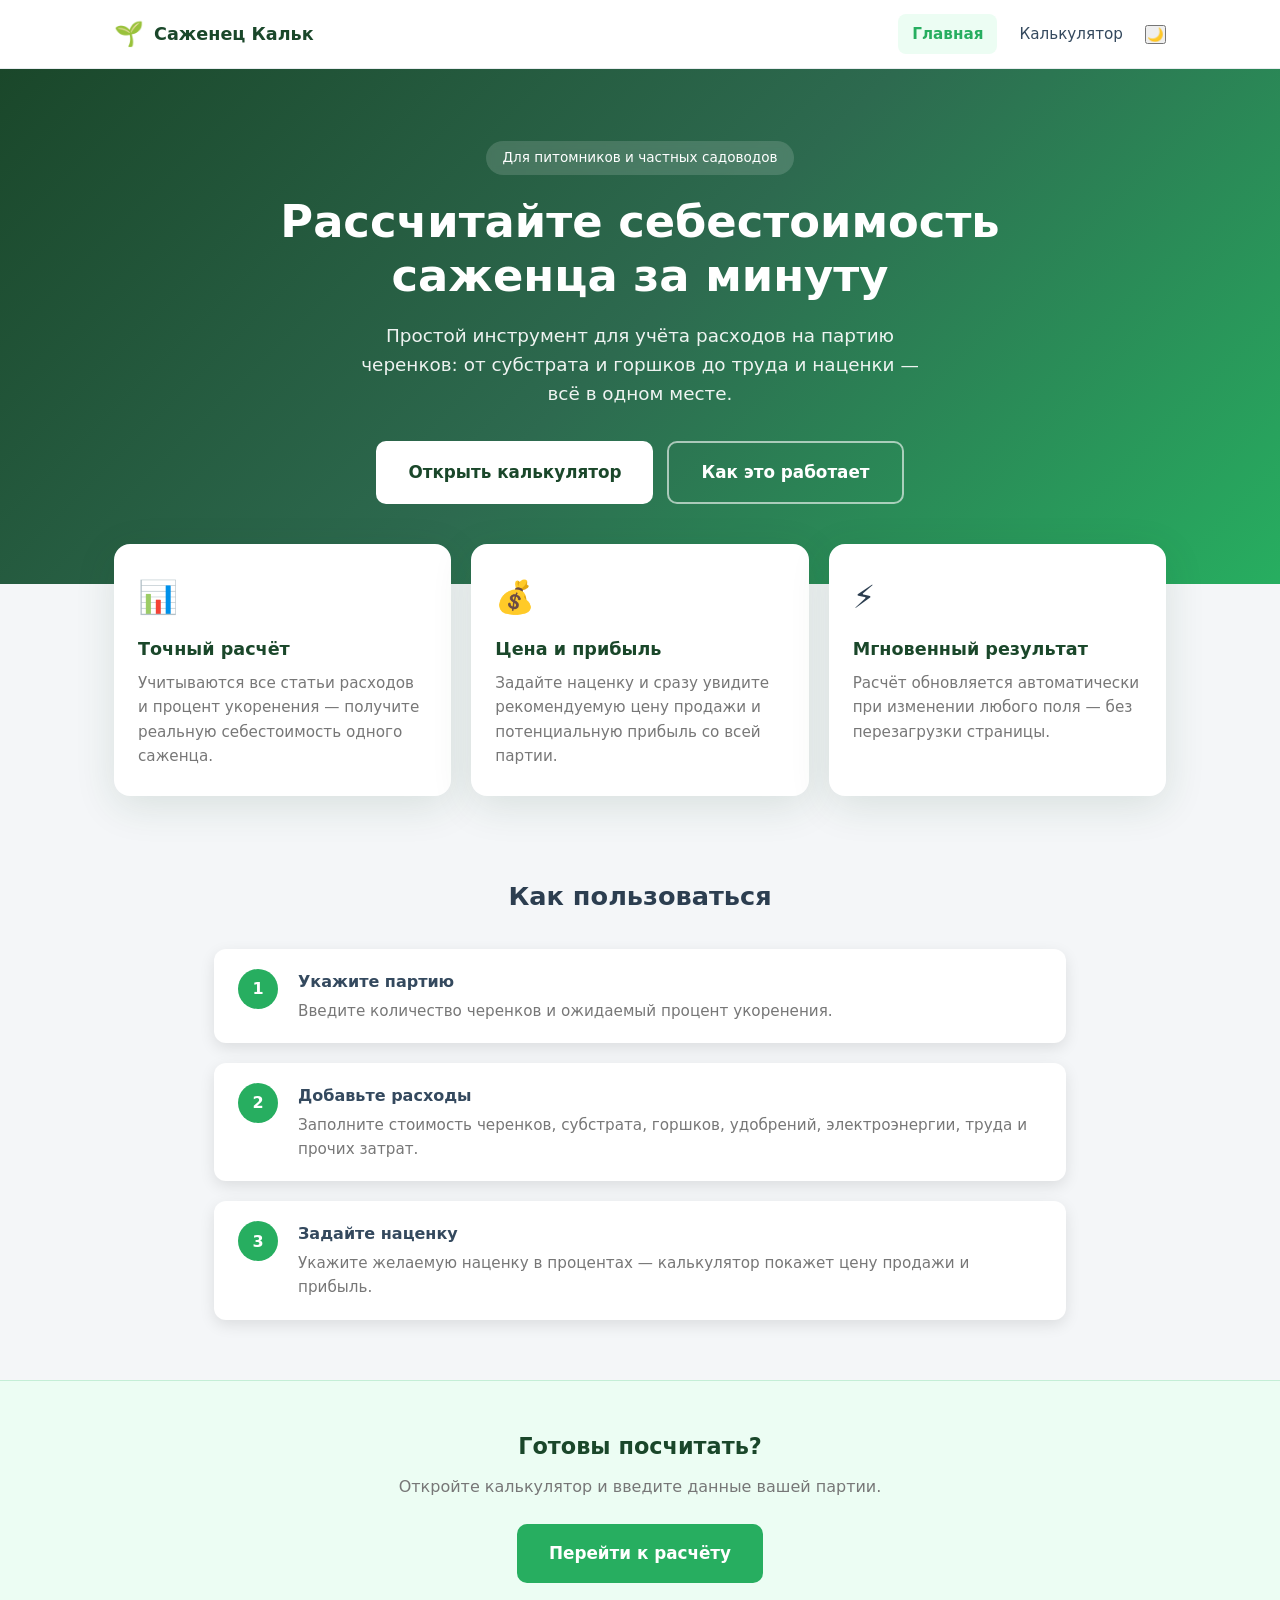
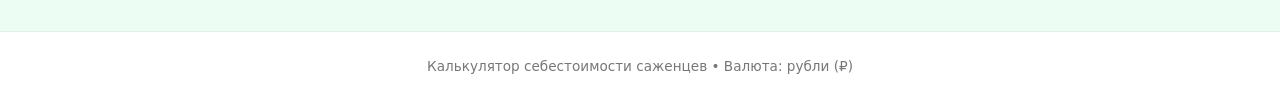
<file: index.html>
<!DOCTYPE html>
<html lang="ru">
<head>
    <meta charset="UTF-8">
    <meta name="viewport" content="width=device-width, initial-scale=1.0">
    <meta name="description" content="Калькулятор себестоимости саженцев — рассчитайте затраты, цену продажи и прибыль с партии черенков.">
    <title>Калькулятор себестоимости саженца</title>
    <link rel="icon" href="data:image/svg+xml,<svg xmlns='http://www.w3.org/2000/svg' viewBox='0 0 100 100'><text y='.9em' font-size='90'>🌱</text></svg>">
    <link rel="stylesheet" href="css/style.css">
    <script>
        (function () {
            var saved = localStorage.getItem("theme");
            var prefersDark = window.matchMedia("(prefers-color-scheme: dark)").matches;
            if (saved === "dark" || (!saved && prefersDark)) {
                document.documentElement.setAttribute("data-theme", "dark");
            }
        })();
    </script>
</head>
<body>

<header class="site-header">
    <div class="header-inner">
        <a href="index.html" class="logo">
            <span class="logo-icon">🌱</span>
            <span>Саженец Кальк</span>
        </a>
        <nav class="nav">
            <a href="index.html" class="nav-link active">Главная</a>
            <a href="calculator.html" class="nav-link">Калькулятор</a>
            <button type="button" class="theme-toggle" id="themeToggle" aria-label="Переключить тему" title="Светлая / тёмная тема">
                <span id="themeToggleIcon" aria-hidden="true">🌙</span>
            </button>
        </nav>
    </div>
</header>

<section class="hero">
    <div class="hero-inner">
        <span class="hero-badge">Для питомников и частных садоводов</span>
        <h1>Рассчитайте себестоимость саженца за минуту</h1>
        <p>
            Простой инструмент для учёта расходов на партию черенков:
            от субстрата и горшков до труда и наценки — всё в одном месте.
        </p>
        <div class="hero-actions">
            <a href="calculator.html" class="btn btn-primary btn-lg">Открыть калькулятор</a>
            <a href="#how-it-works" class="btn btn-outline btn-lg">Как это работает</a>
        </div>
    </div>
</section>

<section class="features">
    <div class="features-grid">
        <article class="feature-card">
            <div class="feature-icon">📊</div>
            <h3>Точный расчёт</h3>
            <p>Учитываются все статьи расходов и процент укоренения — получите реальную себестоимость одного саженца.</p>
        </article>
        <article class="feature-card">
            <div class="feature-icon">💰</div>
            <h3>Цена и прибыль</h3>
            <p>Задайте наценку и сразу увидите рекомендуемую цену продажи и потенциальную прибыль со всей партии.</p>
        </article>
        <article class="feature-card">
            <div class="feature-icon">⚡</div>
            <h3>Мгновенный результат</h3>
            <p>Расчёт обновляется автоматически при изменении любого поля — без перезагрузки страницы.</p>
        </article>
    </div>
</section>

<section class="how-it-works" id="how-it-works">
    <h2 class="section-title">Как пользоваться</h2>
    <div class="steps">
        <div class="step">
            <span class="step-number">1</span>
            <div>
                <h3>Укажите партию</h3>
                <p>Введите количество черенков и ожидаемый процент укоренения.</p>
            </div>
        </div>
        <div class="step">
            <span class="step-number">2</span>
            <div>
                <h3>Добавьте расходы</h3>
                <p>Заполните стоимость черенков, субстрата, горшков, удобрений, электроэнергии, труда и прочих затрат.</p>
            </div>
        </div>
        <div class="step">
            <span class="step-number">3</span>
            <div>
                <h3>Задайте наценку</h3>
                <p>Укажите желаемую наценку в процентах — калькулятор покажет цену продажи и прибыль.</p>
            </div>
        </div>
    </div>
</section>

<section class="cta-block">
    <h2>Готовы посчитать?</h2>
    <p>Откройте калькулятор и введите данные вашей партии.</p>
    <a href="calculator.html" class="btn btn-primary btn-lg">Перейти к расчёту</a>
</section>

<footer class="site-footer">
    Калькулятор себестоимости саженцев • Валюта: рубли (₽)
</footer>

<script>
    (function () {
        var toggle = document.getElementById("themeToggle");
        var icon = document.getElementById("themeToggleIcon");

        function isDark() {
            return document.documentElement.getAttribute("data-theme") === "dark";
        }

        function updateIcon() {
            icon.textContent = isDark() ? "☀️" : "🌙";
        }

        function setTheme(dark) {
            if (dark) {
                document.documentElement.setAttribute("data-theme", "dark");
                localStorage.setItem("theme", "dark");
            } else {
                document.documentElement.removeAttribute("data-theme");
                localStorage.setItem("theme", "light");
            }
            updateIcon();
        }

        toggle.addEventListener("click", function () {
            setTheme(!isDark());
        });

        updateIcon();
    })();
</script>

</body>
</html>
</file>
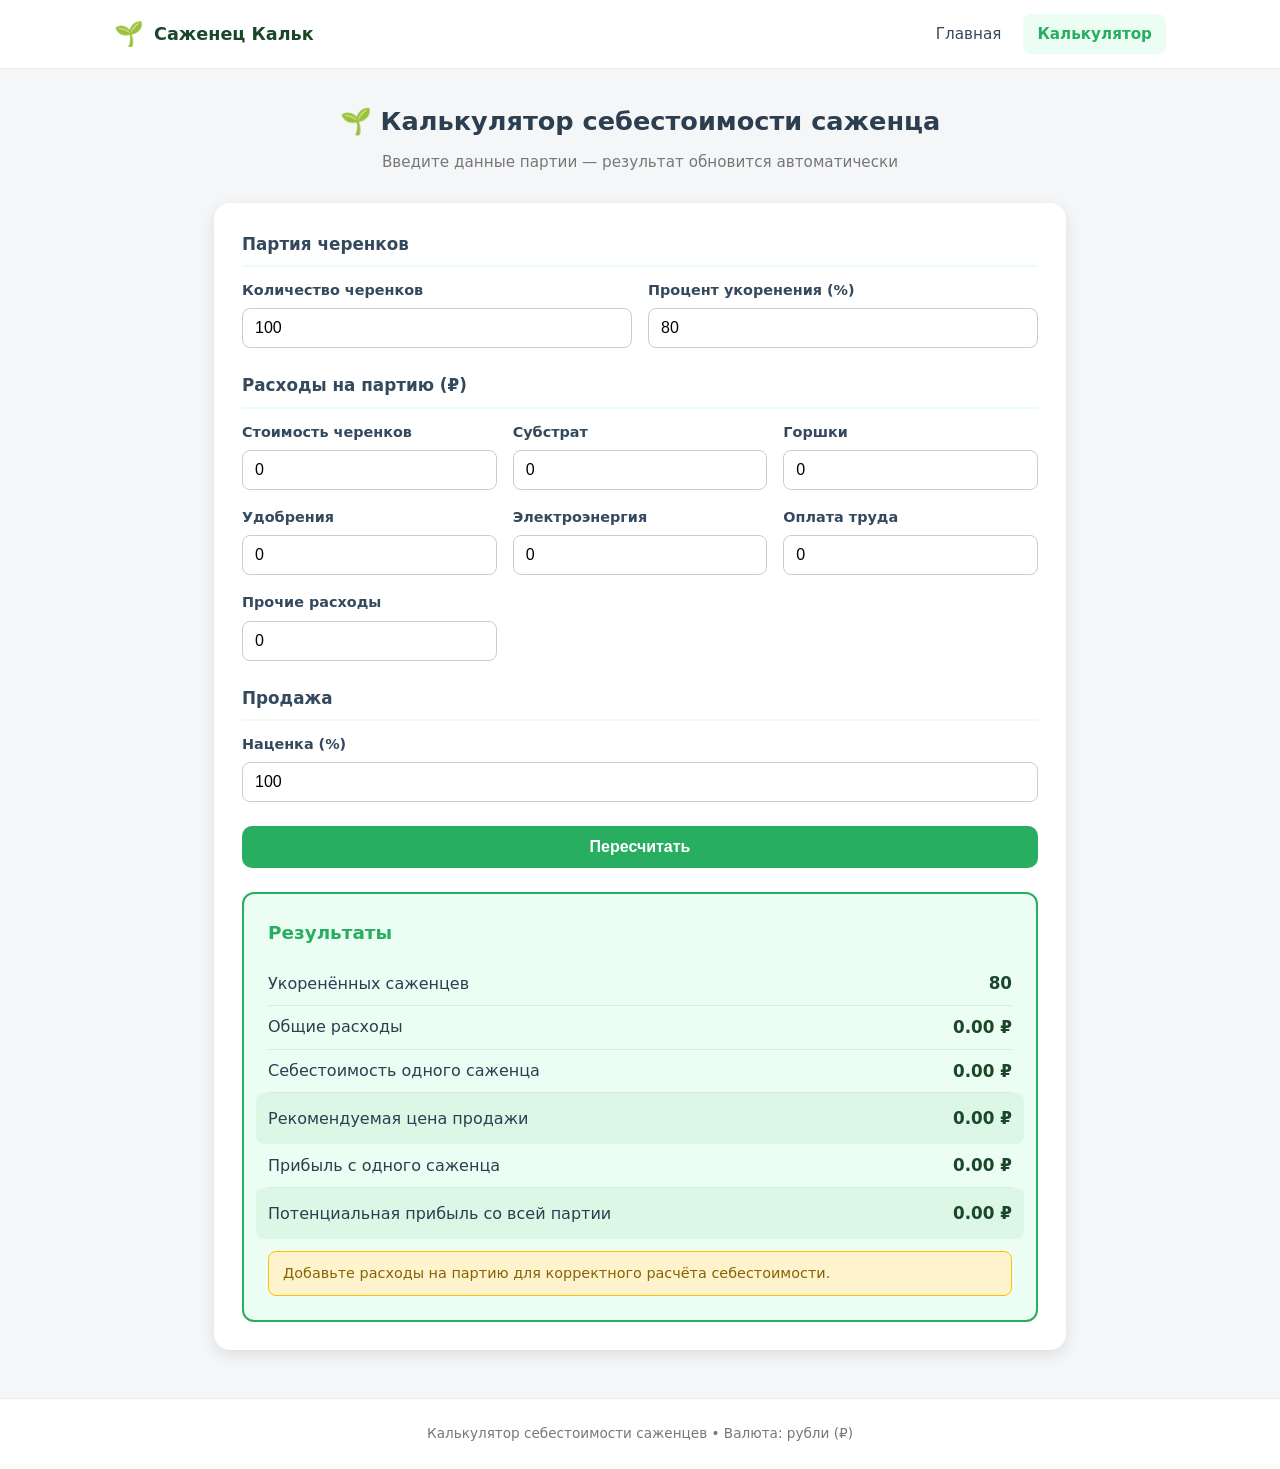
<file: calculator.html>
<!DOCTYPE html>
<html lang="ru">
<head>
    <meta charset="UTF-8">
    <meta name="viewport" content="width=device-width, initial-scale=1.0">
    <meta name="description" content="Рассчитайте себестоимость саженца, цену продажи и прибыль с партии черенков.">
    <title>Калькулятор — Саженец Кальк</title>
    <link rel="icon" href="data:image/svg+xml,<svg xmlns='http://www.w3.org/2000/svg' viewBox='0 0 100 100'><text y='.9em' font-size='90'>🌱</text></svg>">
    <link rel="stylesheet" href="css/style.css">
</head>
<body>

<header class="site-header">
    <div class="header-inner">
        <a href="index.html" class="logo">
            <span class="logo-icon">🌱</span>
            <span>Саженец Кальк</span>
        </a>
        <nav class="nav">
            <a href="index.html" class="nav-link">Главная</a>
            <a href="calculator.html" class="nav-link active">Калькулятор</a>
        </nav>
    </div>
</header>

<main class="page-main">
    <h1 class="page-title">🌱 Калькулятор себестоимости саженца</h1>
    <p class="page-subtitle">Введите данные партии — результат обновится автоматически</p>

    <div class="card">
        <form id="calculatorForm">

            <div class="section">
                <h2>Партия черенков</h2>
                <div class="grid">
                    <div>
                        <label for="cuttings">Количество черенков</label>
                        <input type="number" id="cuttings" value="100" min="0" step="1">
                    </div>
                    <div>
                        <label for="rooting">Процент укоренения (%)</label>
                        <input type="number" id="rooting" value="80" min="0" max="100" step="1">
                    </div>
                </div>
            </div>

            <div class="section">
                <h2>Расходы на партию (₽)</h2>
                <div class="grid">
                    <div>
                        <label for="cuttingCost">Стоимость черенков</label>
                        <input type="number" id="cuttingCost" value="0" min="0" step="0.01">
                    </div>
                    <div>
                        <label for="substrateCost">Субстрат</label>
                        <input type="number" id="substrateCost" value="0" min="0" step="0.01">
                    </div>
                    <div>
                        <label for="potCost">Горшки</label>
                        <input type="number" id="potCost" value="0" min="0" step="0.01">
                    </div>
                    <div>
                        <label for="fertilizerCost">Удобрения</label>
                        <input type="number" id="fertilizerCost" value="0" min="0" step="0.01">
                    </div>
                    <div>
                        <label for="electricityCost">Электроэнергия</label>
                        <input type="number" id="electricityCost" value="0" min="0" step="0.01">
                    </div>
                    <div>
                        <label for="laborCost">Оплата труда</label>
                        <input type="number" id="laborCost" value="0" min="0" step="0.01">
                    </div>
                    <div>
                        <label for="otherCost">Прочие расходы</label>
                        <input type="number" id="otherCost" value="0" min="0" step="0.01">
                    </div>
                </div>
            </div>

            <div class="section">
                <h2>Продажа</h2>
                <div class="grid">
                    <div>
                        <label for="markup">Наценка (%)</label>
                        <input type="number" id="markup" value="100" min="0" step="1">
                    </div>
                </div>
            </div>

            <button type="submit" class="btn btn-primary btn-block">Пересчитать</button>

            <div class="result">
                <h2>Результаты</h2>

                <div class="result-item">
                    <span>Укоренённых саженцев</span>
                    <strong id="plantsResult">0</strong>
                </div>

                <div class="result-item">
                    <span>Общие расходы</span>
                    <strong id="totalCostResult">0 ₽</strong>
                </div>

                <div class="result-item">
                    <span>Себестоимость одного саженца</span>
                    <strong id="costPerPlantResult">0 ₽</strong>
                </div>

                <div class="result-item highlight">
                    <span>Рекомендуемая цена продажи</span>
                    <strong id="salePriceResult">0 ₽</strong>
                </div>

                <div class="result-item">
                    <span>Прибыль с одного саженца</span>
                    <strong id="profitResult">0 ₽</strong>
                </div>

                <div class="result-item highlight">
                    <span>Потенциальная прибыль со всей партии</span>
                    <strong id="totalProfitResult">0 ₽</strong>
                </div>

                <div id="resultWarning" class="result-warning" role="alert"></div>
            </div>

        </form>
    </div>
</main>

<footer class="site-footer">
    Калькулятор себестоимости саженцев • Валюта: рубли (₽)
</footer>

<script src="js/calculator.js"></script>
</body>
</html>
</file>
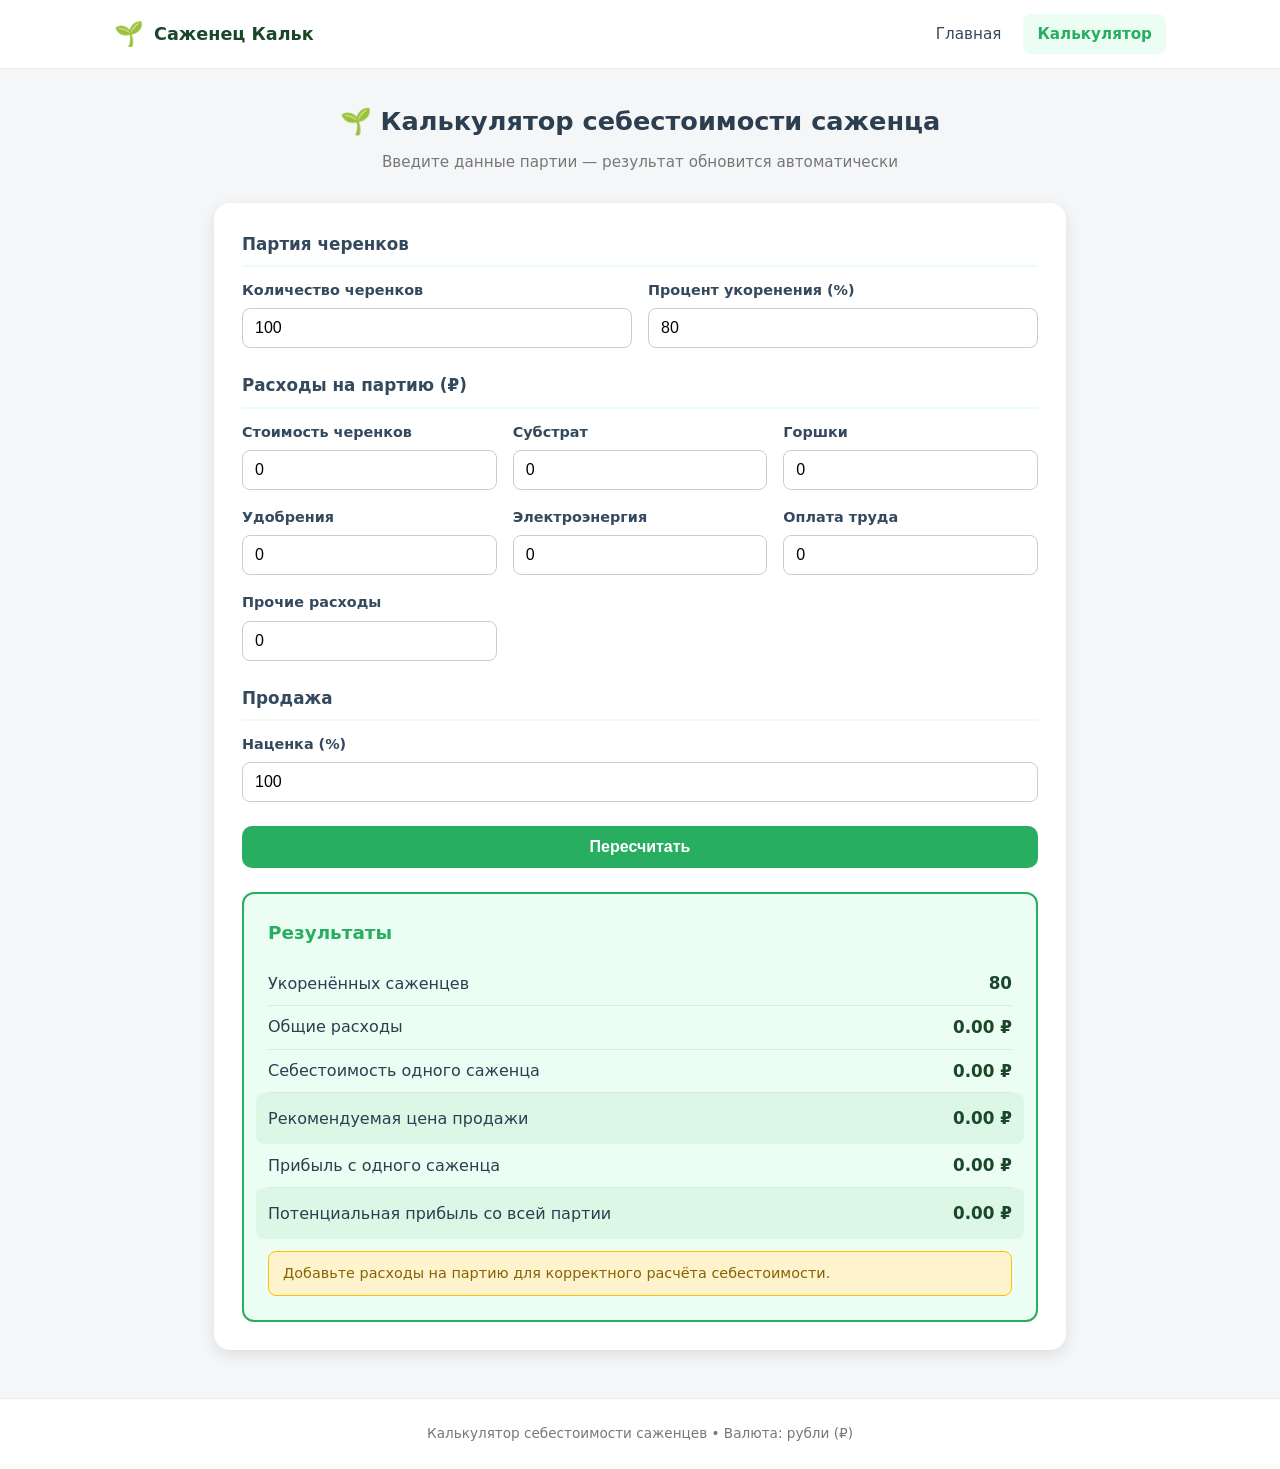
<file: Калькулятор.html>
<!DOCTYPE html>
<html lang="ru">
<head>
    <meta charset="UTF-8">
    <meta http-equiv="refresh" content="0; url=calculator.html">
    <title>Перенаправление…</title>
    <script>window.location.replace("calculator.html");</script>
</head>
<body>
    <p>Страница переехала. <a href="calculator.html">Перейти к калькулятору</a></p>
</body>
</html>
</file>
<file: css/style.css>
*,
*::before,
*::after {
    box-sizing: border-box;
    margin: 0;
    padding: 0;
}

:root {
    --green-900: #1a472a;
    --green-700: #27ae60;
    --green-600: #219150;
    --green-100: #ecfdf3;
    --gray-900: #2c3e50;
    --gray-700: #34495e;
    --gray-500: #777;
    --gray-200: #e8ecef;
    --gray-100: #f4f6f8;
    --white: #ffffff;
    --shadow: 0 5px 15px rgba(0, 0, 0, 0.1);
    --shadow-lg: 0 10px 40px rgba(26, 71, 42, 0.12);
    --radius: 12px;
    --radius-lg: 16px;
}

html {
    scroll-behavior: smooth;
}

body {
    font-family: "Segoe UI", system-ui, -apple-system, sans-serif;
    background: var(--gray-100);
    color: var(--gray-900);
    line-height: 1.6;
}

a {
    color: inherit;
    text-decoration: none;
}

/* Header */

.site-header {
    background: var(--white);
    border-bottom: 1px solid var(--gray-200);
    position: sticky;
    top: 0;
    z-index: 100;
}

.header-inner {
    max-width: 1100px;
    margin: 0 auto;
    padding: 14px 24px;
    display: flex;
    align-items: center;
    justify-content: space-between;
    gap: 16px;
}

.logo {
    display: flex;
    align-items: center;
    gap: 10px;
    font-weight: 700;
    font-size: 1.1rem;
    color: var(--green-900);
}

.logo-icon {
    font-size: 1.5rem;
}

.nav {
    display: flex;
    align-items: center;
    gap: 8px;
}

.nav-link {
    padding: 8px 14px;
    border-radius: 8px;
    font-size: 0.95rem;
    color: var(--gray-700);
    transition: background 0.2s, color 0.2s;
}

.nav-link:hover {
    background: var(--gray-100);
    color: var(--green-900);
}

.nav-link.active {
    background: var(--green-100);
    color: var(--green-700);
    font-weight: 600;
}

/* Buttons */

.btn {
    display: inline-flex;
    align-items: center;
    justify-content: center;
    gap: 8px;
    padding: 12px 24px;
    border: none;
    border-radius: 10px;
    font-size: 1rem;
    font-weight: 600;
    cursor: pointer;
    transition: background 0.2s, transform 0.15s, box-shadow 0.2s;
}

.btn:active {
    transform: scale(0.98);
}

.btn-primary {
    background: var(--green-700);
    color: var(--white);
}

.btn-primary:hover {
    background: var(--green-600);
    box-shadow: 0 4px 14px rgba(39, 174, 96, 0.35);
}

.btn-outline {
    background: transparent;
    color: var(--green-700);
    border: 2px solid var(--green-700);
}

.btn-outline:hover {
    background: var(--green-100);
}

.btn-lg {
    padding: 16px 32px;
    font-size: 1.05rem;
}

.btn-block {
    width: 100%;
}

/* Landing page */

.hero {
    background: linear-gradient(135deg, var(--green-900) 0%, #2d6a4f 50%, var(--green-700) 100%);
    color: var(--white);
    padding: 72px 24px 80px;
    text-align: center;
}

.hero-inner {
    max-width: 720px;
    margin: 0 auto;
}

.hero-badge {
    display: inline-block;
    background: rgba(255, 255, 255, 0.15);
    padding: 6px 16px;
    border-radius: 999px;
    font-size: 0.85rem;
    margin-bottom: 20px;
    backdrop-filter: blur(4px);
}

.hero h1 {
    font-size: clamp(1.8rem, 5vw, 2.8rem);
    line-height: 1.2;
    margin-bottom: 18px;
}

.hero p {
    font-size: 1.15rem;
    opacity: 0.92;
    margin-bottom: 32px;
    max-width: 560px;
    margin-left: auto;
    margin-right: auto;
}

.hero-actions {
    display: flex;
    flex-wrap: wrap;
    gap: 14px;
    justify-content: center;
}

.hero-actions .btn-outline {
    color: var(--white);
    border-color: rgba(255, 255, 255, 0.6);
}

.hero-actions .btn-outline:hover {
    background: rgba(255, 255, 255, 0.12);
    border-color: var(--white);
}

.hero-actions .btn-primary {
    background: var(--white);
    color: var(--green-900);
}

.hero-actions .btn-primary:hover {
    background: var(--green-100);
    box-shadow: 0 4px 20px rgba(0, 0, 0, 0.2);
}

/* Features */

.features {
    max-width: 1100px;
    margin: -40px auto 0;
    padding: 0 24px 60px;
    position: relative;
    z-index: 1;
}

.features-grid {
    display: grid;
    grid-template-columns: repeat(auto-fit, minmax(260px, 1fr));
    gap: 20px;
}

.feature-card {
    background: var(--white);
    padding: 28px 24px;
    border-radius: var(--radius-lg);
    box-shadow: var(--shadow-lg);
}

.feature-icon {
    font-size: 2rem;
    margin-bottom: 12px;
}

.feature-card h3 {
    font-size: 1.1rem;
    margin-bottom: 8px;
    color: var(--green-900);
}

.feature-card p {
    color: var(--gray-500);
    font-size: 0.95rem;
}

/* How it works */

.how-it-works {
    max-width: 900px;
    margin: 0 auto;
    padding: 20px 24px 60px;
}

.section-title {
    text-align: center;
    font-size: 1.6rem;
    color: var(--gray-900);
    margin-bottom: 32px;
}

.steps {
    display: flex;
    flex-direction: column;
    gap: 20px;
}

.step {
    display: flex;
    gap: 20px;
    align-items: flex-start;
    background: var(--white);
    padding: 20px 24px;
    border-radius: var(--radius);
    box-shadow: var(--shadow);
}

.step-number {
    flex-shrink: 0;
    width: 40px;
    height: 40px;
    background: var(--green-700);
    color: var(--white);
    border-radius: 50%;
    display: flex;
    align-items: center;
    justify-content: center;
    font-weight: 700;
}

.step h3 {
    font-size: 1rem;
    margin-bottom: 4px;
    color: var(--gray-700);
}

.step p {
    color: var(--gray-500);
    font-size: 0.95rem;
}

/* CTA block */

.cta-block {
    background: var(--green-100);
    border-top: 1px solid rgba(39, 174, 96, 0.2);
    padding: 48px 24px;
    text-align: center;
}

.cta-block h2 {
    font-size: 1.4rem;
    margin-bottom: 10px;
    color: var(--green-900);
}

.cta-block p {
    color: var(--gray-500);
    margin-bottom: 24px;
}

/* Calculator page */

.page-main {
    max-width: 900px;
    margin: 0 auto;
    padding: 32px 24px 48px;
}

.page-title {
    text-align: center;
    margin-bottom: 8px;
    color: var(--gray-900);
    font-size: 1.6rem;
}

.page-subtitle {
    text-align: center;
    color: var(--gray-500);
    margin-bottom: 28px;
    font-size: 0.95rem;
}

.card {
    background: var(--white);
    padding: 28px;
    border-radius: var(--radius-lg);
    box-shadow: var(--shadow);
}

.section {
    margin-bottom: 24px;
}

.section h2 {
    font-size: 1.05rem;
    margin-bottom: 12px;
    color: var(--gray-700);
    padding-bottom: 8px;
    border-bottom: 2px solid var(--green-100);
}

.grid {
    display: grid;
    grid-template-columns: repeat(auto-fit, minmax(220px, 1fr));
    gap: 16px;
}

label {
    display: block;
    margin-bottom: 6px;
    font-weight: 600;
    font-size: 0.9rem;
    color: var(--gray-700);
}

input[type="number"] {
    width: 100%;
    padding: 10px 12px;
    border: 1px solid #ccc;
    border-radius: 8px;
    font-size: 1rem;
    transition: border-color 0.2s, box-shadow 0.2s;
}

input[type="number"]:focus {
    outline: none;
    border-color: var(--green-700);
    box-shadow: 0 0 0 3px rgba(39, 174, 96, 0.15);
}

.result {
    margin-top: 24px;
    background: var(--green-100);
    border: 2px solid var(--green-700);
    border-radius: var(--radius);
    padding: 24px;
}

.result h2 {
    color: var(--green-700);
    margin-bottom: 14px;
    font-size: 1.15rem;
    border: none;
    padding: 0;
}

.result-item {
    display: flex;
    justify-content: space-between;
    align-items: center;
    padding: 8px 0;
    border-bottom: 1px solid rgba(39, 174, 96, 0.15);
    font-size: 1rem;
}

.result-item:last-child {
    border-bottom: none;
}

.result-item strong {
    color: var(--green-900);
    font-size: 1.05rem;
}

.result-item.highlight {
    background: rgba(39, 174, 96, 0.08);
    margin: 0 -12px;
    padding: 12px;
    border-radius: 8px;
    border-bottom: none;
}

.result-warning {
    margin-top: 12px;
    padding: 10px 14px;
    background: #fff3cd;
    border: 1px solid #ffc107;
    border-radius: 8px;
    color: #856404;
    font-size: 0.9rem;
    display: none;
}

.result-warning.visible {
    display: block;
}

/* Footer */

.site-footer {
    text-align: center;
    padding: 24px;
    color: var(--gray-500);
    font-size: 0.85rem;
    border-top: 1px solid var(--gray-200);
    background: var(--white);
}

/* Responsive */

@media (max-width: 600px) {
    .header-inner {
        flex-direction: column;
        align-items: flex-start;
    }

    .nav {
        width: 100%;
        justify-content: flex-start;
    }

    .hero {
        padding: 48px 20px 64px;
    }

    .result-item {
        flex-direction: column;
        align-items: flex-start;
        gap: 4px;
    }
}
</file>
